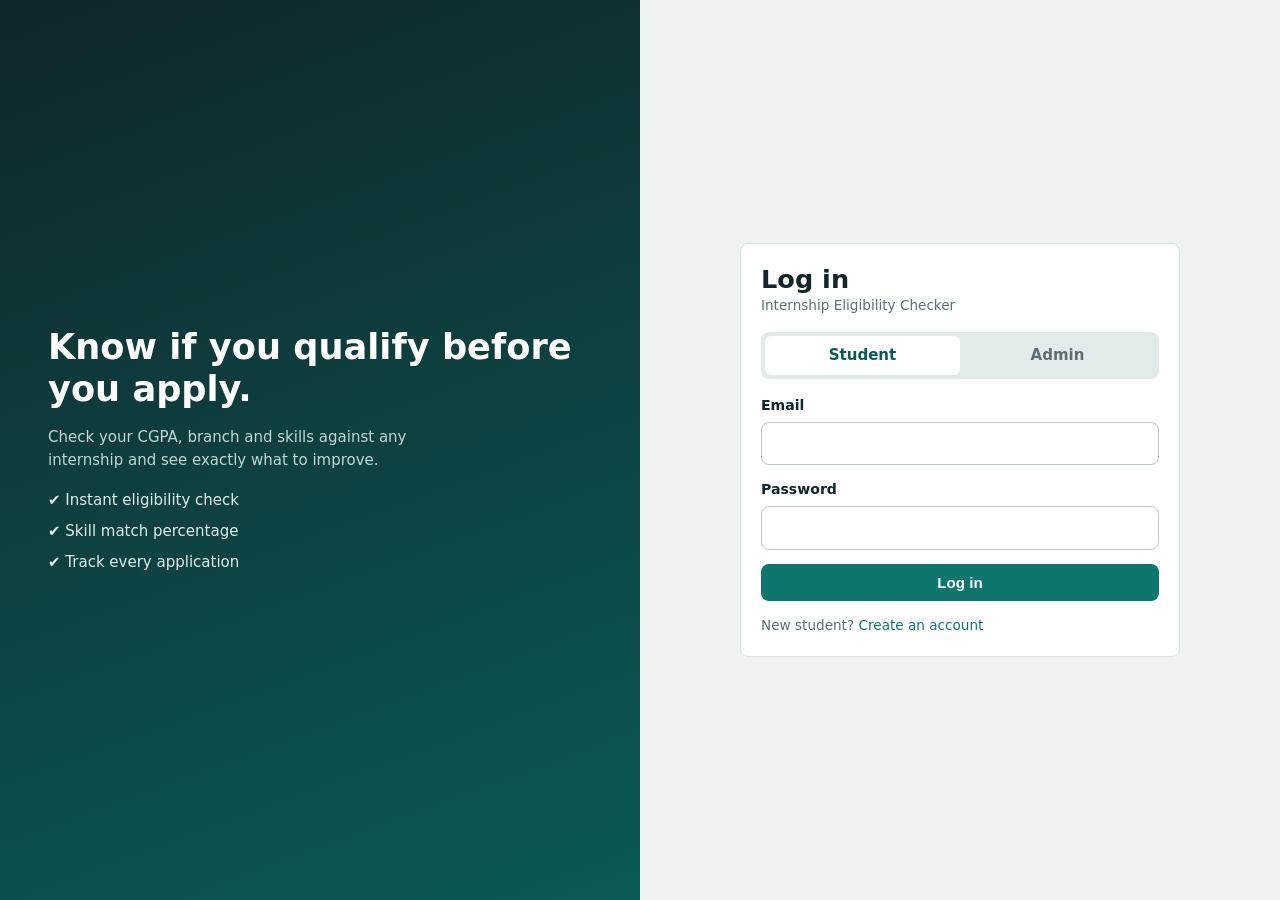
<file: index.html>
<!DOCTYPE html>
<html lang="en"><head><meta charset="UTF-8">
<meta http-equiv="refresh" content="0; url=pages/login.html">
<title>Internship Eligibility Checker</title></head>
<body><a href="pages/login.html">Continue to login</a></body></html>
</file>
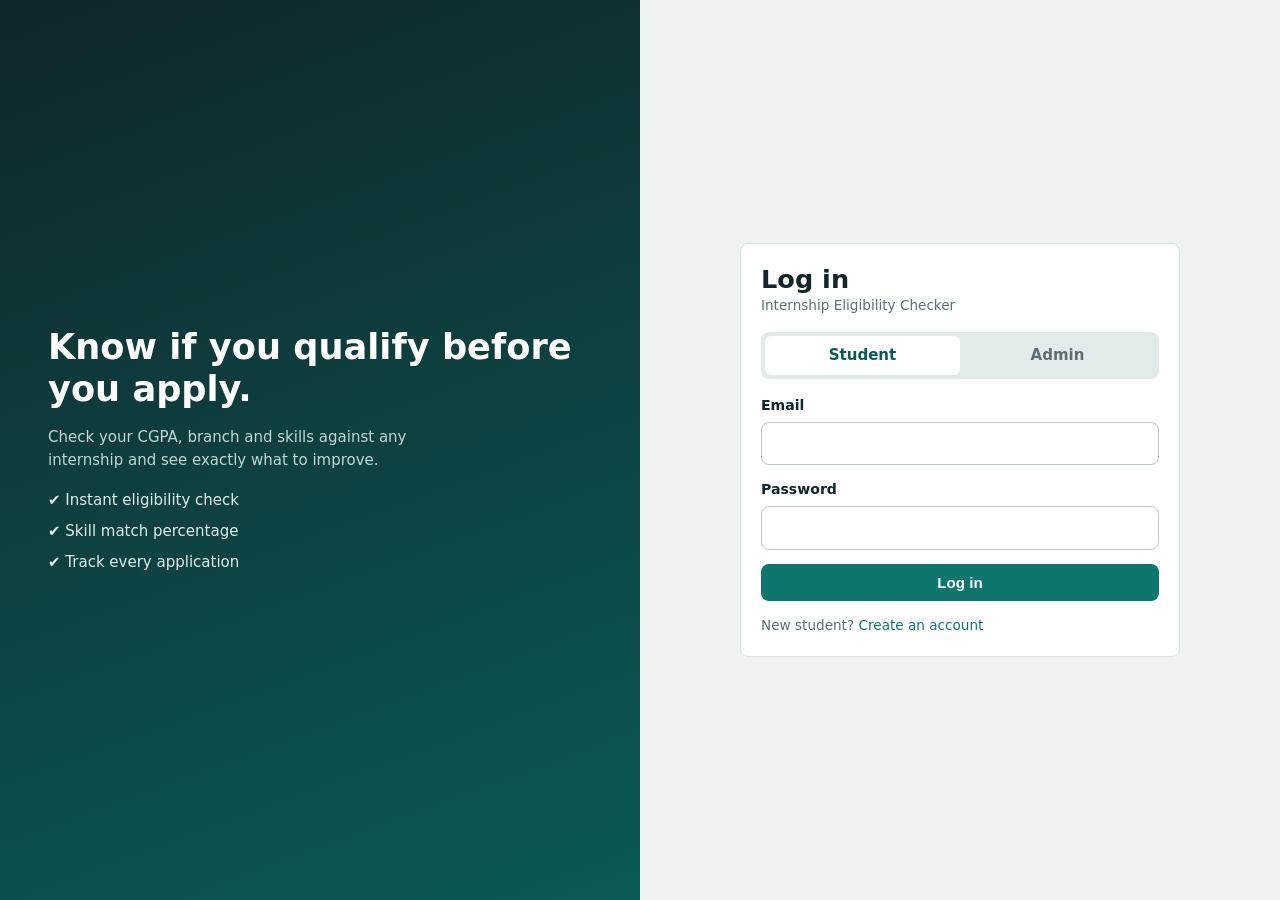
<file: pages/login.html>
<!DOCTYPE html>
<html lang="en">
<head>
  <meta charset="UTF-8"><meta name="viewport" content="width=device-width, initial-scale=1">
  <title>Login - Internship Eligibility Checker</title>
  <link rel="stylesheet" href="../css/style.css">
</head>
<body data-root="../">
  <div class="auth">
    <section class="auth-side">
      <h1>Know if you qualify before you apply.</h1>
      <p>Check your CGPA, branch and skills against any internship and see exactly what to improve.</p>
      <ul><li>✔ Instant eligibility check</li><li>✔ Skill match percentage</li><li>✔ Track every application</li></ul>
    </section>
    <section class="auth-main">
      <div class="auth-card card">
        <h1>Log in</h1>
        <p class="muted small">Internship Eligibility Checker</p>
        <div class="tabs" id="roleTabs">
          <button type="button" class="on" data-role="STUDENT">Student</button>
          <button type="button" data-role="ADMIN">Admin</button>
        </div>
        <div id="error" class="alert err hidden"></div>
        <form id="loginForm">
          <div class="field"><label for="email">Email</label><input id="email" type="email" required autocomplete="username"></div>
          <div class="field"><label for="password">Password</label><input id="password" type="password" required autocomplete="current-password"></div>
          <button class="btn block" id="submitBtn">Log in</button>
        </form>
        <p class="small muted" id="regLink" style="margin-top:14px">New student? <a href="register.html">Create an account</a></p>
      </div>
    </section>
  </div>
  <script src="../js/config.js"></script>
  <script src="../js/services/apiClient.js"></script>
  <script src="../js/services/services.js"></script>
  <script src="../js/components/ui.js"></script>
  <script src="../js/pages/login.js"></script>
</body>
</html>
</file>
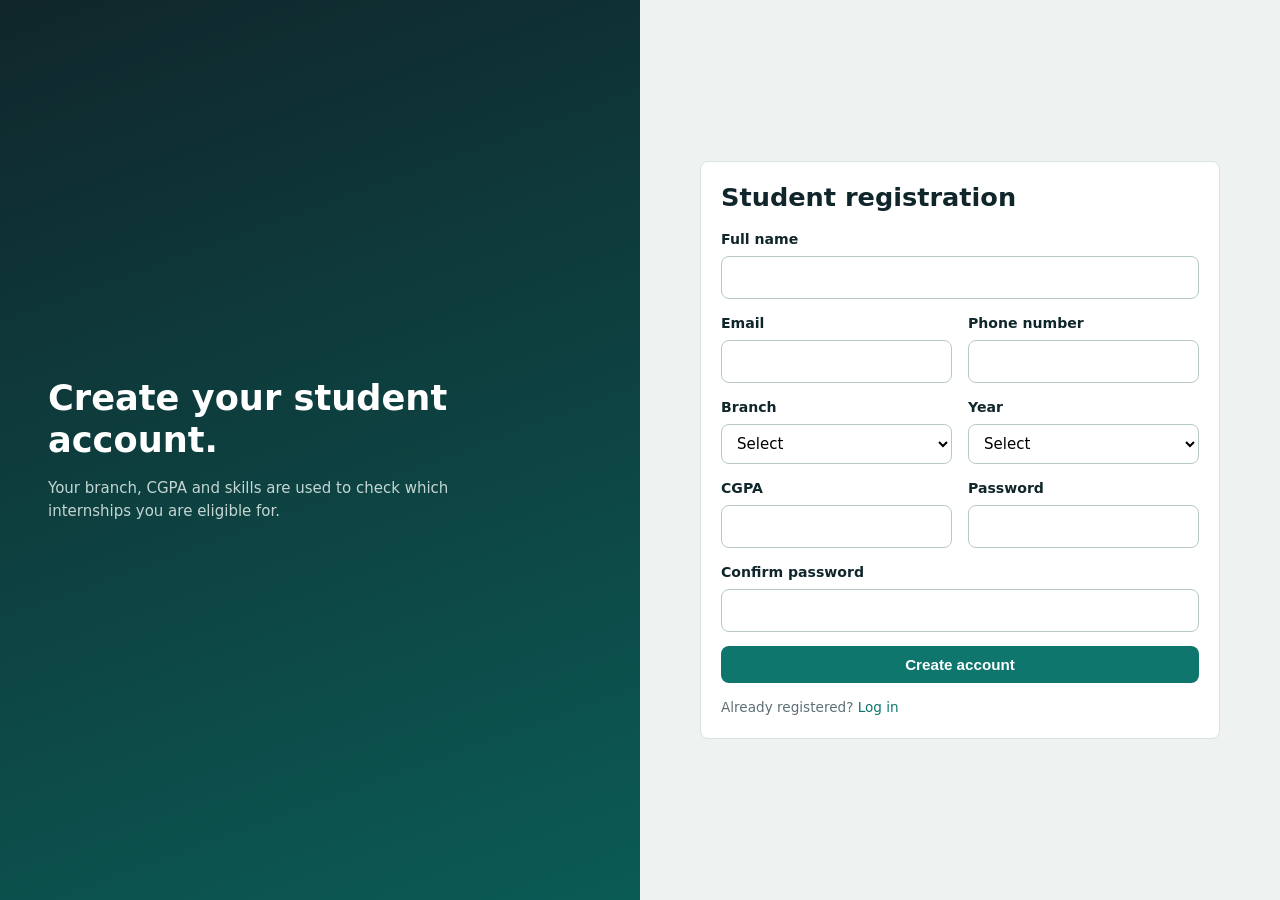
<file: pages/register.html>
<!DOCTYPE html>
<html lang="en">
<head>
  <meta charset="UTF-8"><meta name="viewport" content="width=device-width, initial-scale=1">
  <title>Student Registration - Internship Eligibility Checker</title>
  <link rel="stylesheet" href="../css/style.css">
</head>
<body data-root="../">
  <div class="auth">
    <section class="auth-side">
      <h1>Create your student account.</h1>
      <p>Your branch, CGPA and skills are used to check which internships you are eligible for.</p>
    </section>
    <section class="auth-main">
      <div class="auth-card card" style="max-width:520px">
        <h1>Student registration</h1>
        <div id="error" class="alert err hidden" style="margin-top:12px"></div>
        <form id="regForm" style="margin-top:16px">
          <div class="form-grid">
            <div class="field full"><label for="name">Full name</label><input id="name" required></div>
            <div class="field"><label for="email">Email</label><input id="email" type="email" required></div>
            <div class="field"><label for="phone">Phone number</label><input id="phone" pattern="[0-9]{10}" title="10 digit number" required></div>
            <div class="field"><label for="branch">Branch</label><select id="branch" required></select></div>
            <div class="field"><label for="year">Year</label>
              <select id="year" required><option value="">Select</option><option>1</option><option>2</option><option>3</option><option>4</option></select></div>
            <div class="field"><label for="cgpa">CGPA</label><input id="cgpa" type="number" step="0.01" min="0" max="10" required></div>
            <div class="field"><label for="password">Password</label><input id="password" type="password" minlength="6" required autocomplete="new-password"></div>
            <div class="field full"><label for="confirm">Confirm password</label><input id="confirm" type="password" required autocomplete="new-password"></div>
          </div>
          <button class="btn block" id="submitBtn">Create account</button>
        </form>
        <p class="small muted" style="margin-top:14px">Already registered? <a href="login.html">Log in</a></p>
      </div>
    </section>
  </div>
  <script src="../js/config.js"></script>
  <script src="../js/services/apiClient.js"></script>
  <script src="../js/services/services.js"></script>
  <script src="../js/components/ui.js"></script>
  <script src="../js/pages/register.js"></script>
</body>
</html>
</file>
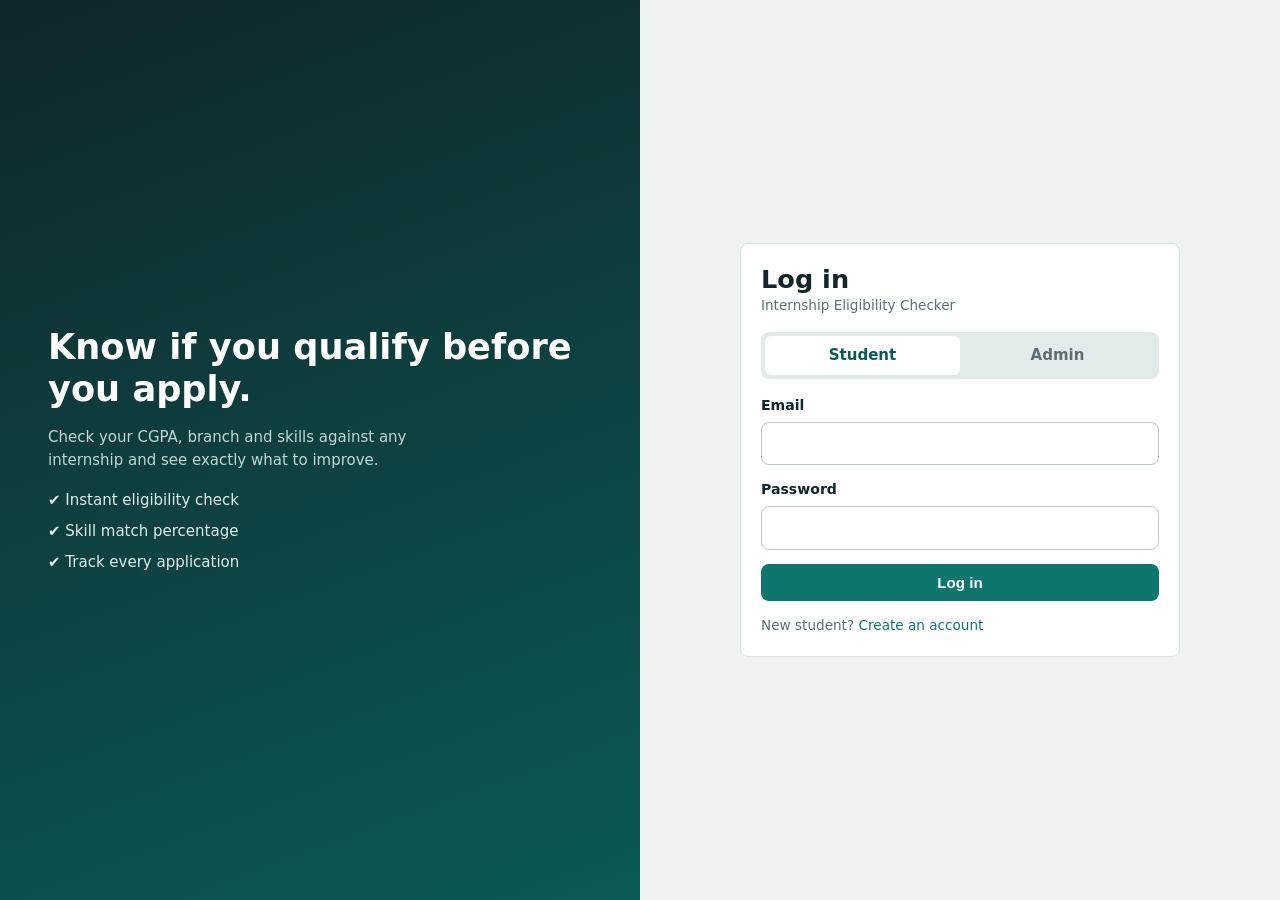
<file: pages/admin/applications.html>
<!DOCTYPE html>
<html lang="en">
<head>
  <meta charset="UTF-8"><meta name="viewport" content="width=device-width, initial-scale=1">
  <title>Applications - Internship Eligibility Checker</title>
  <link rel="stylesheet" href="../../css/style.css">
</head>
<body data-root="../../" data-role="admin" data-active="applications" data-title="Applications">
  <div id="page">
    <div class="page-head"><div><h1>Applications</h1><p>Review applications and update their status.</p></div></div>
    <div class="toolbar"><input id="search" type="search" placeholder="Search student or company">
      <select id="statusFilter"><option value="">All statuses</option></select></div>
    <div id="table"><div class="spinner">Loading...</div></div>
  </div>
  <script src="../../js/config.js"></script>
  <script src="../../js/services/apiClient.js"></script>
  <script src="../../js/services/services.js"></script>
  <script src="../../js/components/ui.js"></script>
  <script src="../../js/components/layout.js"></script>
  <script src="../../js/pages/admin-applications.js"></script>
</body>
</html>
</file>
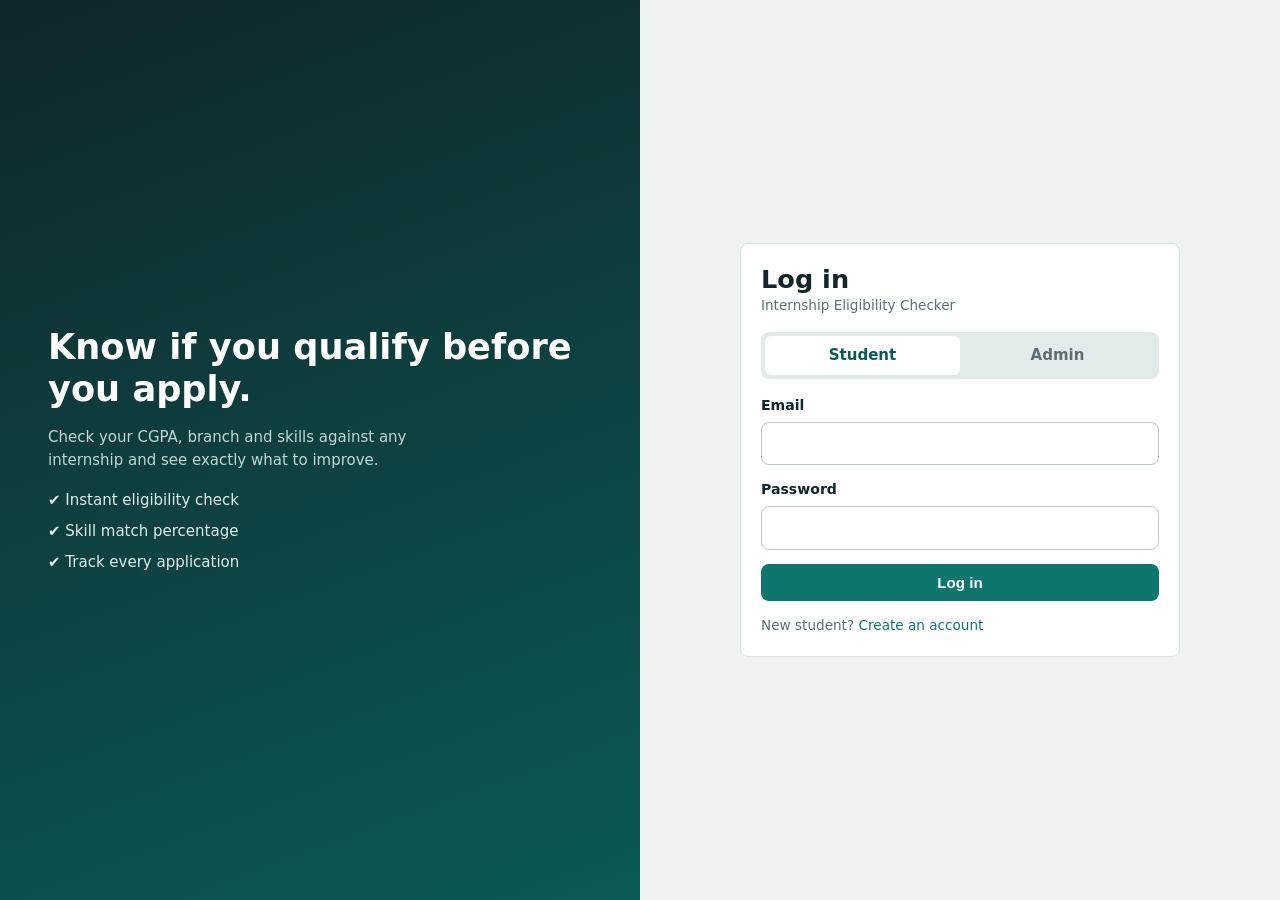
<file: pages/admin/dashboard.html>
<!DOCTYPE html>
<html lang="en">
<head>
  <meta charset="UTF-8"><meta name="viewport" content="width=device-width, initial-scale=1">
  <title>Admin Dashboard - Internship Eligibility Checker</title>
  <link rel="stylesheet" href="../../css/style.css">
</head>
<body data-root="../../" data-role="admin" data-active="dashboard" data-title="Admin Dashboard">
  <div id="page">
    <div class="page-head"><div><h1>Admin dashboard</h1><p>Overview of internships, students and applications.</p></div>
      <a class="btn" href="internships.html">Manage internships</a></div>
    <div class="grid g4">
      <div class="card stat"><div class="num" id="sInternships">-</div><div class="lbl">Internships</div></div>
      <div class="card stat s2"><div class="num" id="sStudents">-</div><div class="lbl">Students</div></div>
      <div class="card stat s3"><div class="num" id="sApps">-</div><div class="lbl">Applications</div></div>
      <div class="card stat s4"><div class="num" id="sPending">-</div><div class="lbl">Awaiting review</div></div>
    </div>
    <h2 style="margin:26px 0 12px">Latest applications</h2>
    <div id="recent"><div class="spinner">Loading...</div></div>
  </div>
  <script src="../../js/config.js"></script>
  <script src="../../js/services/apiClient.js"></script>
  <script src="../../js/services/services.js"></script>
  <script src="../../js/components/ui.js"></script>
  <script src="../../js/components/layout.js"></script>
  <script src="../../js/pages/admin-dashboard.js"></script>
</body>
</html>
</file>
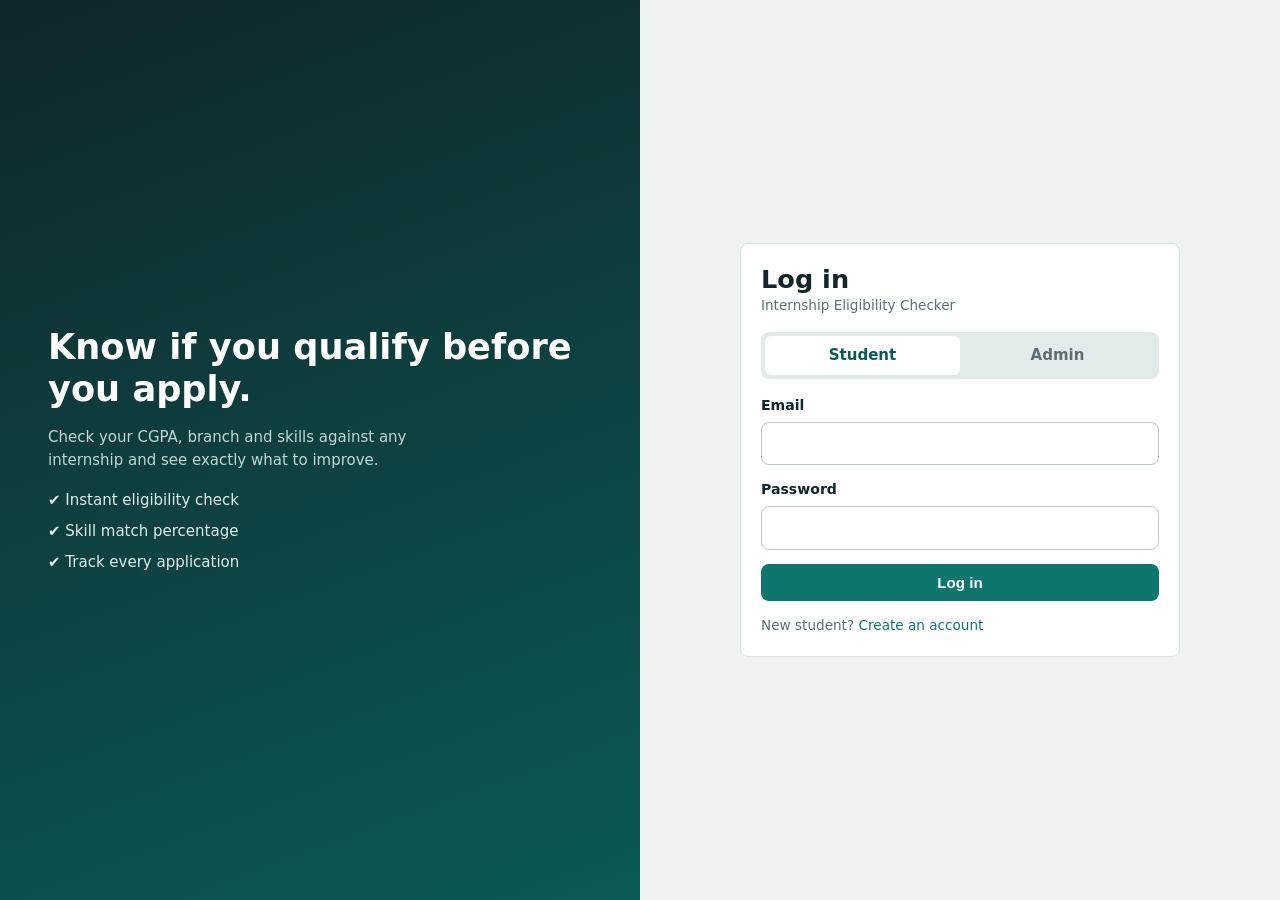
<file: pages/admin/internships.html>
<!DOCTYPE html>
<html lang="en">
<head>
  <meta charset="UTF-8"><meta name="viewport" content="width=device-width, initial-scale=1">
  <title>Manage Internships - Internship Eligibility Checker</title>
  <link rel="stylesheet" href="../../css/style.css">
</head>
<body data-root="../../" data-role="admin" data-active="internships" data-title="Manage Internships">
  <div id="page">
    <div class="page-head"><div><h1>Internships</h1><p>Add, edit or remove internship openings.</p></div>
      <button class="btn" id="addBtn">+ Add internship</button></div>
    <div class="toolbar"><input id="search" type="search" placeholder="Search company or title"></div>
    <div id="table"><div class="spinner">Loading...</div></div>

    <div class="modal" id="formModal" role="dialog" aria-modal="true" aria-labelledby="modalTitle">
      <div class="modal-box">
        <div class="modal-head"><h2 id="modalTitle">Add internship</h2><button class="x" id="closeModal" aria-label="Close">&times;</button></div>
        <form id="internForm">
          <div class="form-grid">
            <div class="field"><label for="company">Company</label><input id="company" required></div>
            <div class="field"><label for="title">Internship title</label><input id="title" required></div>
            <div class="field"><label for="location">Location</label><input id="location" required></div>
            <div class="field"><label for="duration">Duration</label><input id="duration" placeholder="3 months" required></div>
            <div class="field"><label for="stipend">Stipend (&#8377; per month)</label><input id="stipend" type="number" min="0" required></div>
            <div class="field"><label for="minCgpa">Minimum CGPA</label><input id="minCgpa" type="number" step="0.01" min="0" max="10" required></div>
            <div class="field full"><label for="eligibleBranches">Eligible branches</label><input id="eligibleBranches" placeholder="CSE, IT, ECE" required><span class="hint">Separate with commas.</span></div>
            <div class="field full"><label for="requiredSkills">Required skills</label><input id="requiredSkills" placeholder="Java, SQL, Spring Boot" required><span class="hint">Separate with commas.</span></div>
            <div class="field full"><label for="description">Description</label><textarea id="description" rows="3"></textarea></div>
          </div>
          <div class="actions"><button class="btn" id="saveBtn">Save internship</button><button type="button" class="btn outline" id="cancelBtn">Cancel</button></div>
        </form>
      </div>
    </div>
  </div>
  <script src="../../js/config.js"></script>
  <script src="../../js/services/apiClient.js"></script>
  <script src="../../js/services/services.js"></script>
  <script src="../../js/components/ui.js"></script>
  <script src="../../js/components/layout.js"></script>
  <script src="../../js/pages/admin-internships.js"></script>
</body>
</html>
</file>
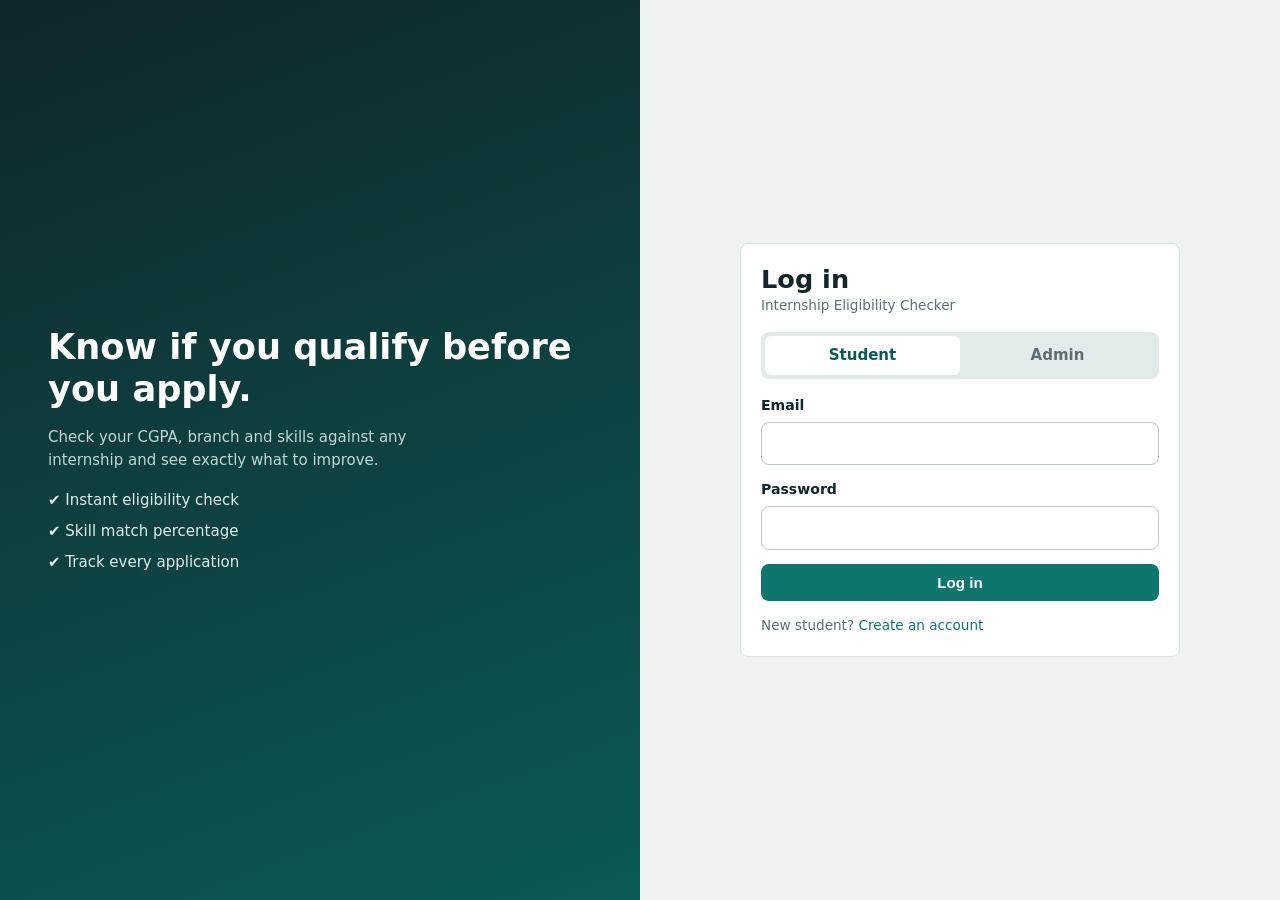
<file: pages/admin/students.html>
<!DOCTYPE html>
<html lang="en">
<head>
  <meta charset="UTF-8"><meta name="viewport" content="width=device-width, initial-scale=1">
  <title>Students - Internship Eligibility Checker</title>
  <link rel="stylesheet" href="../../css/style.css">
</head>
<body data-root="../../" data-role="admin" data-active="students" data-title="Students">
  <div id="page">
    <div class="page-head"><div><h1>Students</h1><p>Registered student profiles.</p></div></div>
    <div class="toolbar"><input id="search" type="search" placeholder="Search name, email or branch"></div>
    <div id="table"><div class="spinner">Loading...</div></div>
    <div class="modal" id="viewModal" role="dialog" aria-modal="true">
      <div class="modal-box"><div class="modal-head"><h2>Student profile</h2><button class="x" id="closeModal" aria-label="Close">&times;</button></div>
        <div id="profileBody"></div></div>
    </div>
  </div>
  <script src="../../js/config.js"></script>
  <script src="../../js/services/apiClient.js"></script>
  <script src="../../js/services/services.js"></script>
  <script src="../../js/components/ui.js"></script>
  <script src="../../js/components/layout.js"></script>
  <script src="../../js/pages/admin-students.js"></script>
</body>
</html>
</file>
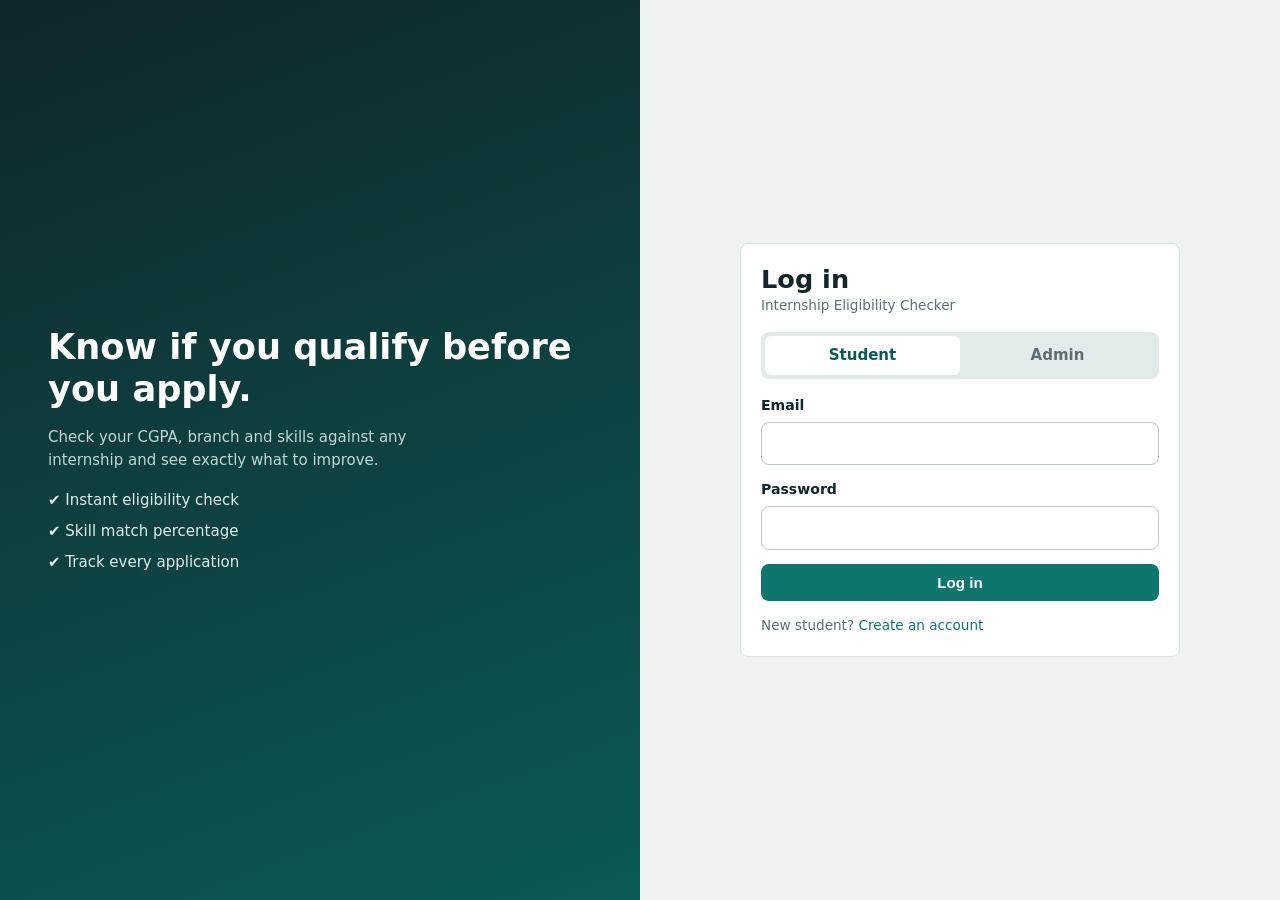
<file: pages/student/applications.html>
<!DOCTYPE html>
<html lang="en">
<head>
  <meta charset="UTF-8"><meta name="viewport" content="width=device-width, initial-scale=1">
  <title>My Applications - Internship Eligibility Checker</title>
  <link rel="stylesheet" href="../../css/style.css">
</head>
<body data-root="../../" data-role="student" data-active="applications" data-title="My Applications">
  <div id="page">
    <div class="page-head"><div><h1>My applications</h1><p>Track where each application stands.</p></div></div>
    <div id="appTable"><div class="spinner">Loading...</div></div>
  </div>
  <script src="../../js/config.js"></script>
  <script src="../../js/services/apiClient.js"></script>
  <script src="../../js/services/services.js"></script>
  <script src="../../js/components/ui.js"></script>
  <script src="../../js/components/layout.js"></script>
  <script src="../../js/pages/student-applications.js"></script>
</body>
</html>
</file>
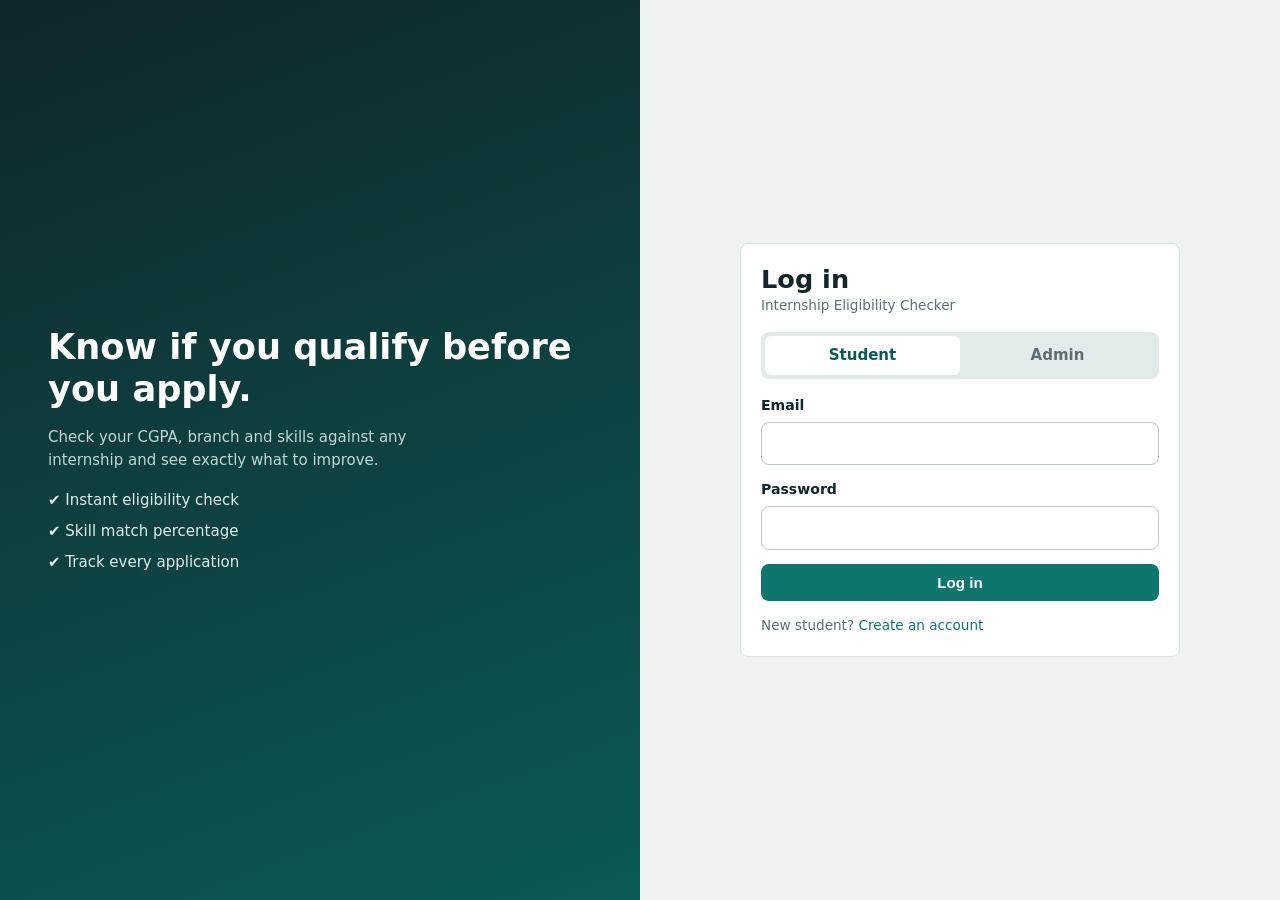
<file: pages/student/dashboard.html>
<!DOCTYPE html>
<html lang="en">
<head>
  <meta charset="UTF-8"><meta name="viewport" content="width=device-width, initial-scale=1">
  <title>Dashboard - Internship Eligibility Checker</title>
  <link rel="stylesheet" href="../../css/style.css">
</head>
<body data-root="../../" data-role="student" data-active="dashboard" data-title="Dashboard">
  <div id="page">
    <div class="page-head"><div><h1 id="welcome">Welcome</h1><p>Here is a quick look at your internship journey.</p></div>
      <a class="btn" href="internships.html">Browse internships</a></div>
    <div id="profileAlert" class="alert warn hidden">Your profile is incomplete. Eligibility results are only accurate when your CGPA and skills are filled in. <a href="profile.html">Complete profile</a></div>
    <div class="grid g4" id="stats"><div class="card stat"><div class="num" id="sInternships">-</div><div class="lbl">Open internships</div></div><div class="card stat s2"><div class="num" id="sApplied">-</div><div class="lbl">Applications</div></div><div class="card stat s3"><div class="num" id="sShort">-</div><div class="lbl">Shortlisted</div></div><div class="card stat s4"><div class="num" id="sSel">-</div><div class="lbl">Selected</div></div></div>
    <h2 style="margin:26px 0 12px">Recent applications</h2>
    <div id="recent"><div class="spinner">Loading...</div></div>
  </div>
  <script src="../../js/config.js"></script>
  <script src="../../js/services/apiClient.js"></script>
  <script src="../../js/services/services.js"></script>
  <script src="../../js/components/ui.js"></script>
  <script src="../../js/components/layout.js"></script>
  <script src="../../js/pages/student-dashboard.js"></script>
</body>
</html>
</file>
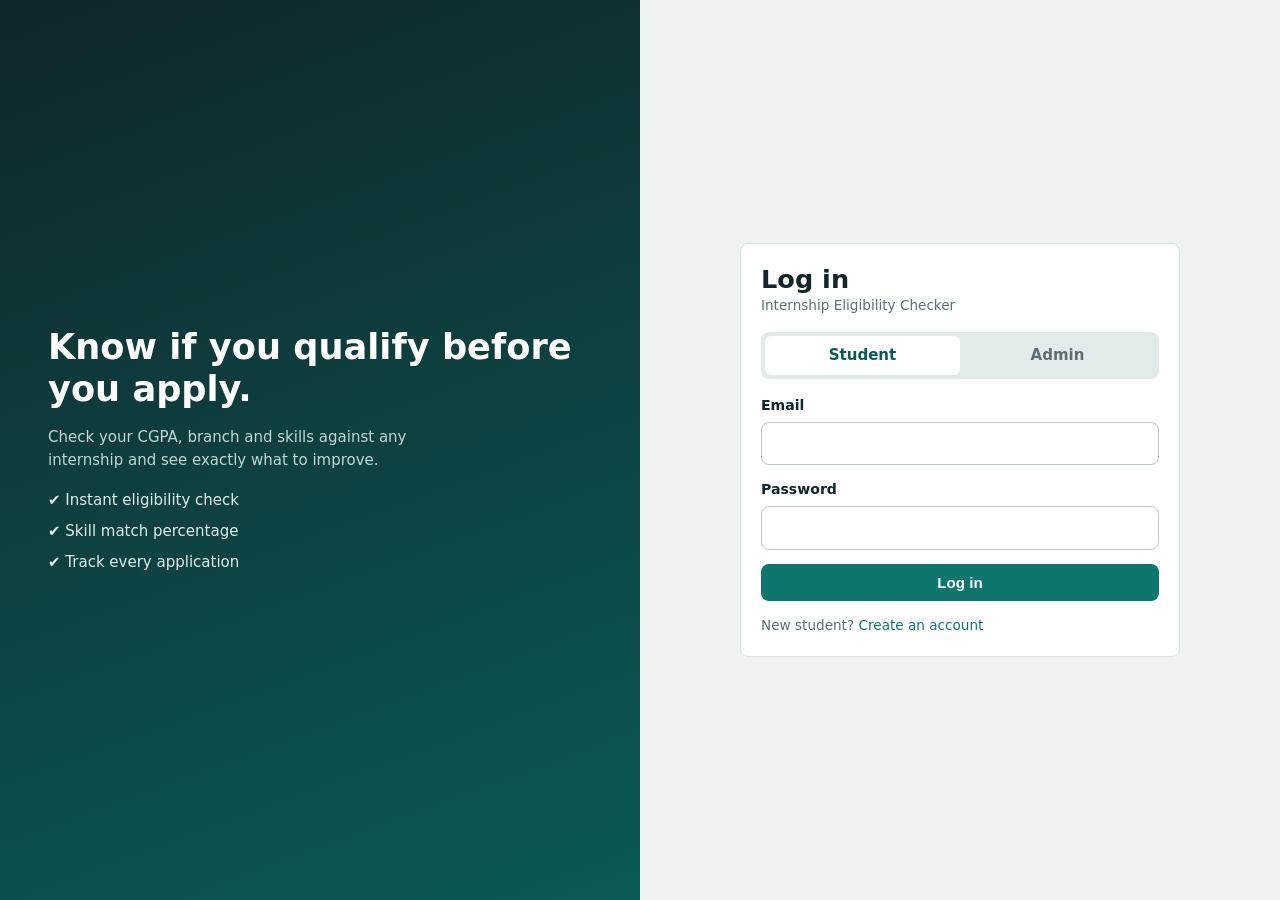
<file: pages/student/internship-details.html>
<!DOCTYPE html>
<html lang="en">
<head>
  <meta charset="UTF-8"><meta name="viewport" content="width=device-width, initial-scale=1">
  <title>Internship Details - Internship Eligibility Checker</title>
  <link rel="stylesheet" href="../../css/style.css">
</head>
<body data-root="../../" data-role="student" data-active="internships" data-title="Internship Details">
  <div id="page">
    <p style="margin-bottom:12px"><a href="internships.html">&larr; Back to internships</a></p>
    <div id="detail" class="card"><div class="spinner">Loading...</div></div>
    <div id="result"></div>
  </div>
  <script src="../../js/config.js"></script>
  <script src="../../js/services/apiClient.js"></script>
  <script src="../../js/services/services.js"></script>
  <script src="../../js/components/ui.js"></script>
  <script src="../../js/components/layout.js"></script>
  <script src="../../js/pages/student-internship-details.js"></script>
</body>
</html>
</file>
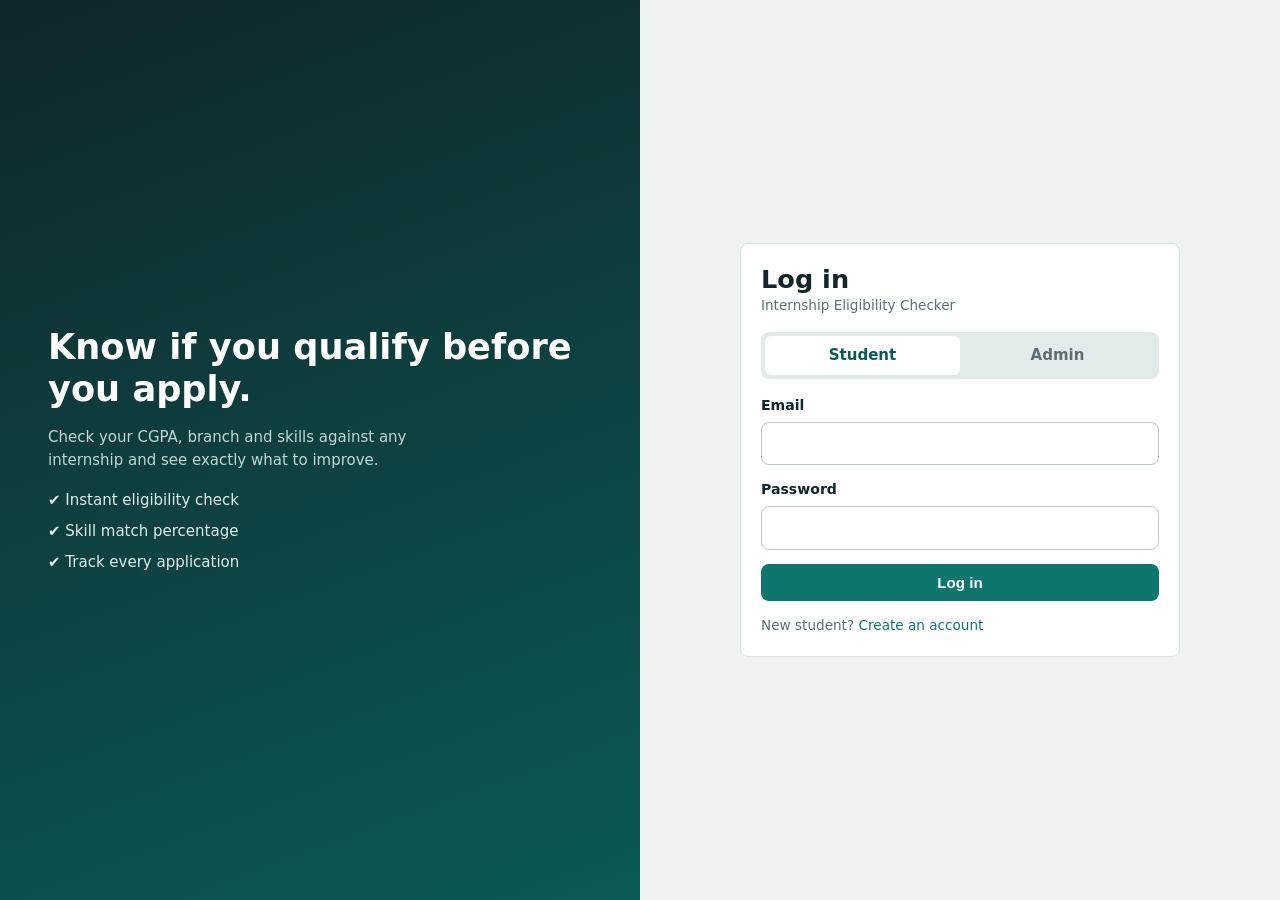
<file: pages/student/internships.html>
<!DOCTYPE html>
<html lang="en">
<head>
  <meta charset="UTF-8"><meta name="viewport" content="width=device-width, initial-scale=1">
  <title>Internships - Internship Eligibility Checker</title>
  <link rel="stylesheet" href="../../css/style.css">
</head>
<body data-root="../../" data-role="student" data-active="internships" data-title="Internships">
  <div id="page">
    <div class="page-head"><div><h1>Internships</h1><p>Open the details of any internship to check your eligibility.</p></div></div>
    <div class="toolbar"><input id="search" type="search" placeholder="Search company, title or skill"><select id="locFilter"><option value="">All locations</option></select></div>
    <div id="list" class="grid g2"><div class="spinner">Loading...</div></div>
  </div>
  <script src="../../js/config.js"></script>
  <script src="../../js/services/apiClient.js"></script>
  <script src="../../js/services/services.js"></script>
  <script src="../../js/components/ui.js"></script>
  <script src="../../js/components/layout.js"></script>
  <script src="../../js/pages/student-internships.js"></script>
</body>
</html>
</file>
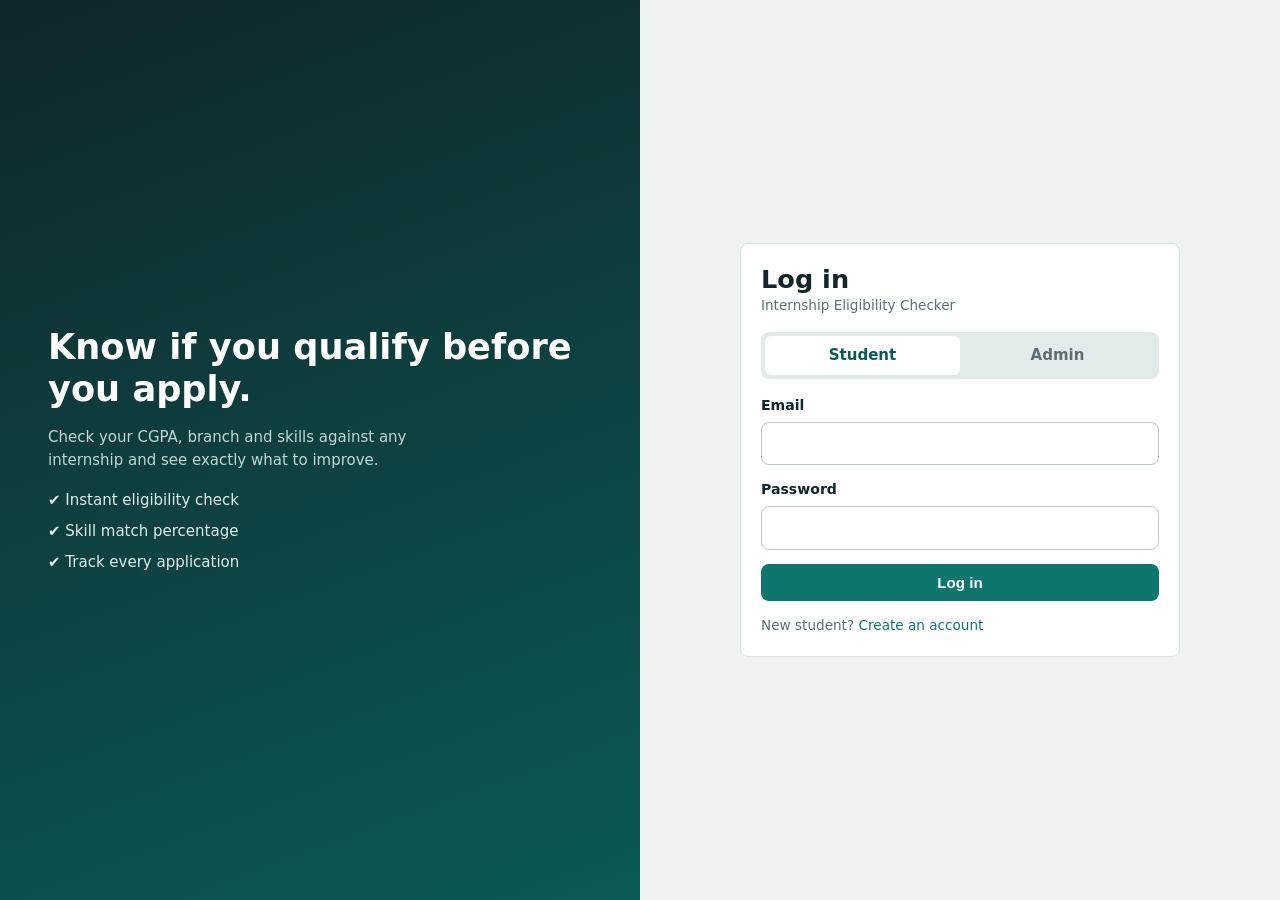
<file: pages/student/profile.html>
<!DOCTYPE html>
<html lang="en">
<head>
  <meta charset="UTF-8"><meta name="viewport" content="width=device-width, initial-scale=1">
  <title>My Profile - Internship Eligibility Checker</title>
  <link rel="stylesheet" href="../../css/style.css">
</head>
<body data-root="../../" data-role="student" data-active="profile" data-title="My Profile">
  <div id="page">
    <div class="page-head"><div><h1>My profile</h1><p>Eligibility checks use these details, so keep them up to date.</p></div></div>
    <div class="card" style="max-width:760px">
      <form id="profileForm">
        <div class="form-grid">
          <div class="field"><label for="name">Name</label><input id="name" required></div>
          <div class="field"><label for="email">Email</label><input id="email" type="email" readonly></div>
          <div class="field"><label for="phone">Phone number</label><input id="phone" pattern="[0-9]{10}" title="10 digit number" required></div>
          <div class="field"><label for="branch">Branch</label><select id="branch" required></select></div>
          <div class="field"><label for="year">Year</label><select id="year" required><option>1</option><option>2</option><option>3</option><option>4</option></select></div>
          <div class="field"><label for="cgpa">CGPA</label><input id="cgpa" type="number" step="0.01" min="0" max="10" required></div>
          <div class="field full"><label for="skills">Skills</label><input id="skills" placeholder="Java, Spring Boot, SQL, React">
            <span class="hint">Separate skills with commas.</span><div id="skillChips"></div></div>
          <div class="field full"><label for="certifications">Certifications</label><input id="certifications" placeholder="Oracle Java SE, AWS Cloud Practitioner">
            <span class="hint">Separate certifications with commas.</span></div>
          <div class="field full"><label for="resumeLink">Resume link</label><input id="resumeLink" type="url" placeholder="https://drive.google.com/..."></div>
        </div>
        <button class="btn" id="saveBtn">Save changes</button>
      </form>
    </div>
  </div>
  <script src="../../js/config.js"></script>
  <script src="../../js/services/apiClient.js"></script>
  <script src="../../js/services/services.js"></script>
  <script src="../../js/components/ui.js"></script>
  <script src="../../js/components/layout.js"></script>
  <script src="../../js/pages/student-profile.js"></script>
</body>
</html>
</file>
<file: css/style.css>
/* Internship Eligibility Checker - global styles */
:root{
  --ink:#10262b; --muted:#5d6f74; --line:#d9e3e2; --bg:#eef3f2; --card:#fff;
  --primary:#0f766e; --primary-dark:#0b5b55; --primary-soft:#d7efec;
  --ok:#15803d; --ok-soft:#dcf5e4; --bad:#b91c1c; --bad-soft:#fde4e2;
  --warn:#a16207; --warn-soft:#fdf0c9; --info:#1d4ed8; --info-soft:#dfe8fd;
  --r:8px;
}
*{box-sizing:border-box;margin:0;padding:0}
body{font-family:"Segoe UI",system-ui,-apple-system,Roboto,Arial,sans-serif;background:var(--bg);color:var(--ink);line-height:1.55;font-size:15px}
a{color:var(--primary);text-decoration:none} a:hover{text-decoration:underline}
h1{font-size:1.6rem;line-height:1.2} h2{font-size:1.15rem} h3{font-size:1rem}
.muted{color:var(--muted)} .small{font-size:.85rem} .hidden{display:none!important}
:focus-visible{outline:3px solid #f59e0b;outline-offset:2px}

/* Layout */
.layout{display:flex;min-height:100vh}
.sidebar{width:236px;background:var(--ink);color:#d5e4e2;padding:20px 14px;position:fixed;inset:0 auto 0 0;display:flex;flex-direction:column;gap:6px;z-index:30;transition:transform .2s}
.brand{font-weight:700;font-size:1.05rem;color:#fff;padding:4px 10px 18px;display:flex;gap:8px;align-items:center}
.brand span.logo{background:#f59e0b;color:var(--ink);width:30px;height:30px;border-radius:7px;display:grid;place-items:center;font-weight:800}
.sidebar a.nav{color:#c3d6d3;padding:10px 12px;border-radius:var(--r);display:flex;gap:10px;align-items:center;text-decoration:none}
.sidebar a.nav:hover{background:#1b3b41} .sidebar a.nav.active{background:var(--primary);color:#fff}
.sidebar .spacer{flex:1}
.main{margin-left:236px;flex:1;min-width:0;display:flex;flex-direction:column}
.topbar{background:#fff;border-bottom:1px solid var(--line);padding:12px 24px;display:flex;align-items:center;justify-content:space-between;gap:12px;position:sticky;top:0;z-index:20}
.topbar .who{display:flex;align-items:center;gap:10px}
.avatar{width:34px;height:34px;border-radius:50%;background:var(--primary-soft);color:var(--primary-dark);display:grid;place-items:center;font-weight:700}
.menu-btn{display:none;background:none;border:1px solid var(--line);border-radius:var(--r);padding:6px 10px;font-size:1.1rem;cursor:pointer}
.content{padding:24px;max-width:1180px;width:100%}
.page-head{display:flex;justify-content:space-between;align-items:flex-start;gap:12px;flex-wrap:wrap;margin-bottom:20px}
.page-head p{color:var(--muted)}

/* Cards, grids */
.card{background:var(--card);border:1px solid var(--line);border-radius:var(--r);padding:20px}
.grid{display:grid;gap:16px} .g2{grid-template-columns:repeat(2,1fr)} .g3{grid-template-columns:repeat(3,1fr)} .g4{grid-template-columns:repeat(4,1fr)}
.stat .num{font-size:2rem;font-weight:700;line-height:1.1} .stat .lbl{color:var(--muted);font-size:.9rem}
.stat{border-left:4px solid var(--primary)} .stat.s2{border-color:#f59e0b} .stat.s3{border-color:var(--info)} .stat.s4{border-color:var(--ok)}
.internship-card{display:flex;flex-direction:column;gap:10px}
.internship-card .co{color:var(--muted);font-size:.9rem}
.meta{display:flex;flex-wrap:wrap;gap:6px 16px;font-size:.88rem;color:var(--muted)}
.meta b{color:var(--ink);font-weight:600}
.row-between{display:flex;justify-content:space-between;align-items:center;gap:10px;flex-wrap:wrap}

/* Chips, badges */
.chip{display:inline-block;background:#eaf1f0;border:1px solid var(--line);padding:2px 10px;border-radius:99px;font-size:.8rem;margin:2px 4px 2px 0}
.chip.ok{background:var(--ok-soft);border-color:#a8dcb8;color:var(--ok)}
.chip.bad{background:var(--bad-soft);border-color:#f3b8b3;color:var(--bad)}
.badge{display:inline-block;padding:3px 11px;border-radius:99px;font-size:.8rem;font-weight:600}
.b-applied{background:var(--info-soft);color:var(--info)} .b-shortlisted{background:var(--warn-soft);color:var(--warn)}
.b-selected{background:var(--ok-soft);color:var(--ok)} .b-rejected{background:var(--bad-soft);color:var(--bad)}

/* Buttons & forms */
.btn{border:1px solid transparent;background:var(--primary);color:#fff;padding:9px 18px;border-radius:var(--r);font-size:.95rem;font-weight:600;cursor:pointer;display:inline-flex;align-items:center;gap:6px;text-decoration:none}
.btn:hover{background:var(--primary-dark);text-decoration:none} .btn:disabled{opacity:.55;cursor:not-allowed}
.btn.outline{background:#fff;color:var(--primary);border-color:var(--primary)} .btn.outline:hover{background:var(--primary-soft)}
.btn.danger{background:var(--bad)} .btn.danger:hover{background:#991b1b}
.btn.sm{padding:5px 12px;font-size:.85rem} .btn.block{width:100%;justify-content:center}
.field{display:flex;flex-direction:column;gap:5px;margin-bottom:14px}
.field label{font-weight:600;font-size:.88rem}
.field input,.field select,.field textarea,.toolbar input,.toolbar select,td select{padding:9px 11px;border:1px solid #b9c9c7;border-radius:var(--r);font:inherit;background:#fff;width:100%}
.field input:focus,.field select:focus,.field textarea:focus{border-color:var(--primary);outline:2px solid var(--primary-soft)}
.field .hint{font-size:.8rem;color:var(--muted)}
.form-grid{display:grid;grid-template-columns:repeat(2,1fr);gap:0 16px}
.form-grid .full{grid-column:1/-1}
.toolbar{display:flex;gap:10px;margin-bottom:16px;flex-wrap:wrap} .toolbar input{max-width:320px} .toolbar select{max-width:180px}
.alert{padding:12px 14px;border-radius:var(--r);margin-bottom:16px;border:1px solid}
.alert.warn{background:var(--warn-soft);border-color:#ecd27a;color:#6b4a05} .alert.err{background:var(--bad-soft);border-color:#f3b8b3;color:var(--bad)}

/* Tables */
.table-wrap{overflow-x:auto;background:#fff;border:1px solid var(--line);border-radius:var(--r)}
table{width:100%;border-collapse:collapse;min-width:640px}
th,td{padding:11px 14px;text-align:left;border-bottom:1px solid var(--line);font-size:.92rem;vertical-align:middle}
th{background:#f4f8f7;font-weight:600;color:var(--muted);font-size:.84rem}
tr:last-child td{border-bottom:0}
td select{width:auto;padding:5px 8px}
.actions{display:flex;gap:6px;flex-wrap:wrap}

/* Eligibility result */
.result{border-radius:var(--r);border:2px solid;padding:22px;margin-top:18px}
.result.ok{border-color:var(--ok);background:var(--ok-soft)} .result.no{border-color:var(--bad);background:var(--bad-soft)}
.verdict{font-size:1.7rem;font-weight:800;display:flex;align-items:center;gap:10px}
.result.ok .verdict{color:var(--ok)} .result.no .verdict{color:var(--bad)}
.bar{height:12px;background:rgba(0,0,0,.1);border-radius:99px;overflow:hidden;margin:6px 0 16px}
.bar>i{display:block;height:100%;background:var(--primary);border-radius:99px;transition:width .6s}
.result ul{margin:6px 0 14px 20px}
.result h3{margin-top:12px}

/* Modal, toast, misc */
.modal{position:fixed;inset:0;background:rgba(16,38,43,.55);display:none;align-items:flex-start;justify-content:center;padding:30px 14px;overflow:auto;z-index:50}
.modal.open{display:flex}
.modal-box{background:#fff;border-radius:var(--r);width:100%;max-width:640px;padding:24px}
.modal-head{display:flex;justify-content:space-between;align-items:center;margin-bottom:16px}
.x{background:none;border:0;font-size:1.5rem;cursor:pointer;color:var(--muted)}
#toasts{position:fixed;right:16px;bottom:16px;display:flex;flex-direction:column;gap:8px;z-index:100}
.toast{background:var(--ink);color:#fff;padding:11px 16px;border-radius:var(--r);min-width:220px;max-width:340px}
.toast.success{background:var(--ok)} .toast.error{background:var(--bad)}
.empty{text-align:center;color:var(--muted);padding:36px 12px}
.spinner{text-align:center;padding:30px;color:var(--muted)}
.detail-list{display:grid;grid-template-columns:repeat(2,1fr);gap:12px 20px;margin:14px 0}
.detail-list dt{font-size:.8rem;color:var(--muted)} .detail-list dd{font-weight:600}

/* Auth pages */
.auth{min-height:100vh;display:grid;grid-template-columns:1fr 1fr}
.auth-side{background:linear-gradient(160deg,var(--ink),var(--primary-dark));color:#fff;padding:48px;display:flex;flex-direction:column;justify-content:center;gap:16px}
.auth-side h1{font-size:2.2rem} .auth-side p{color:#c3d6d3;max-width:420px}
.auth-side ul{list-style:none;display:grid;gap:8px;color:#e1ecea}
.auth-main{display:flex;align-items:center;justify-content:center;padding:32px}
.auth-card{width:100%;max-width:440px}
.tabs{display:flex;background:#e2ebea;border-radius:var(--r);padding:4px;margin:16px 0}
.tabs button{flex:1;border:0;background:none;padding:8px;border-radius:6px;font:inherit;font-weight:600;cursor:pointer;color:var(--muted)}
.tabs button.on{background:#fff;color:var(--primary-dark)}

@media(max-width:900px){
  .g3,.g4{grid-template-columns:repeat(2,1fr)}
  .auth{grid-template-columns:1fr} .auth-side{display:none}
}
@media(max-width:760px){
  .sidebar{transform:translateX(-100%)} .sidebar.open{transform:none}
  .main{margin-left:0} .menu-btn{display:block} .content{padding:16px}
  .g2,.g3,.g4,.form-grid,.detail-list{grid-template-columns:1fr}
}
@media(prefers-reduced-motion:reduce){*{transition:none!important}}
</file>
